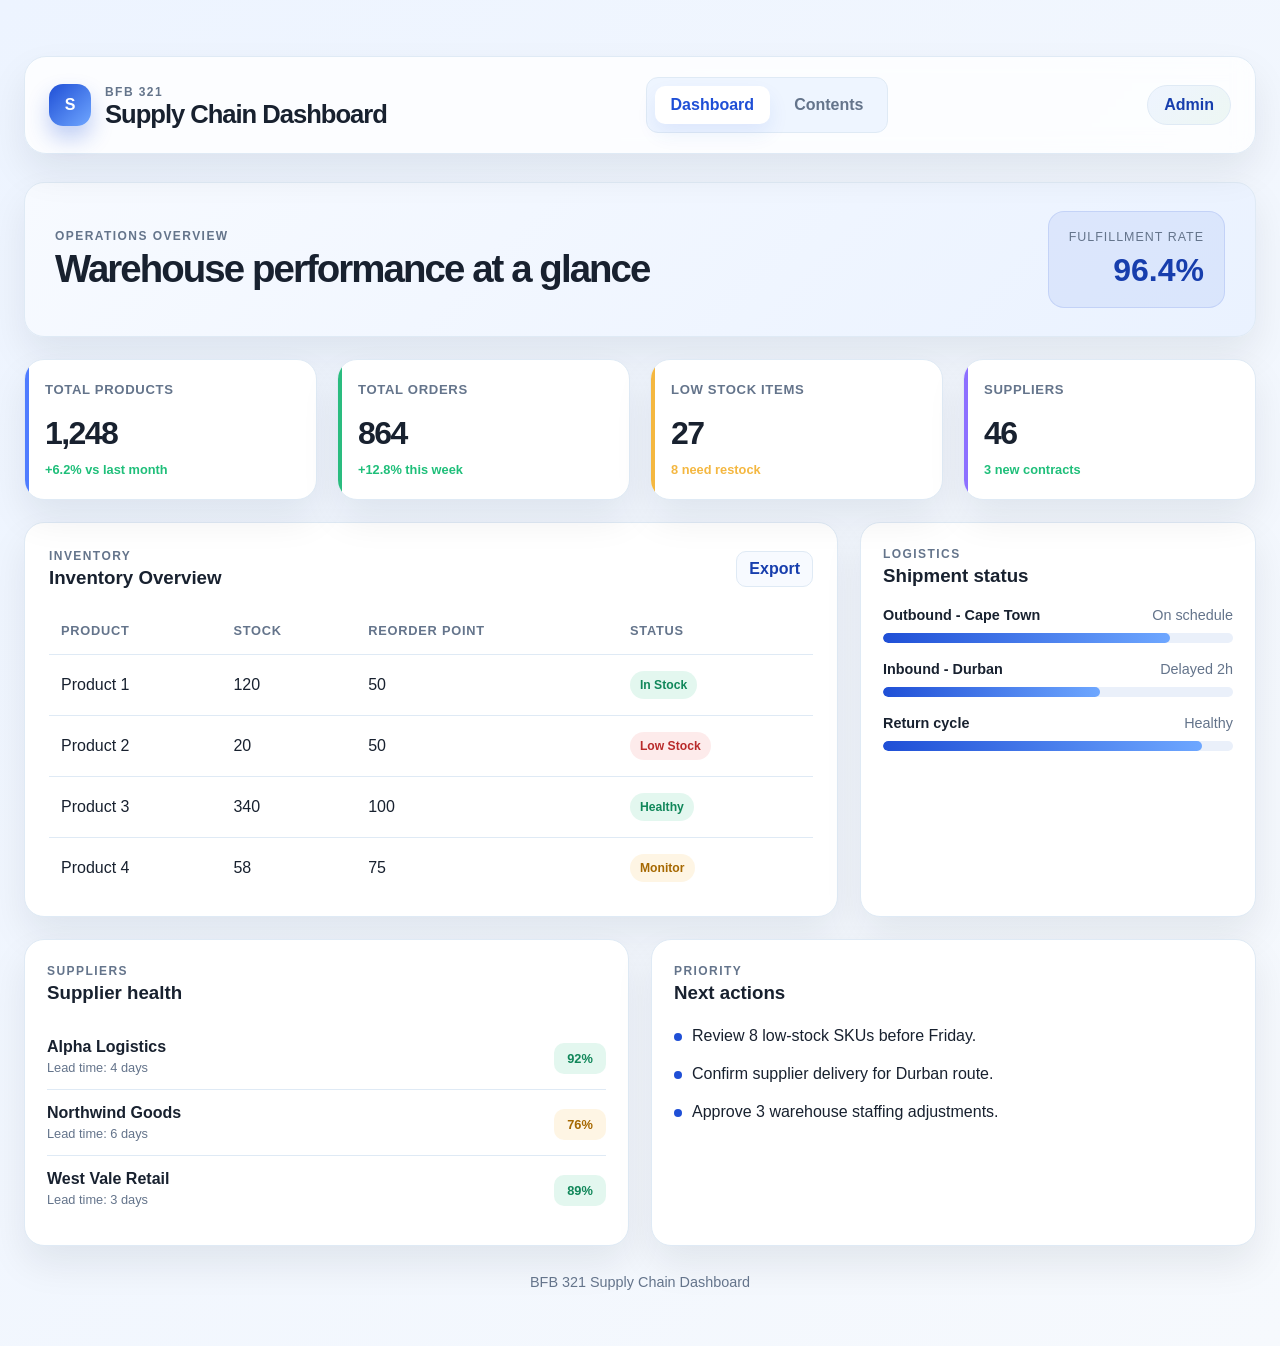
<file: index.html>
<!DOCTYPE html>
<html lang="en">
<head>
    <meta charset="UTF-8">
    <meta name="viewport" content="width=device-width, initial-scale=1.0">
    <title>Supply Chain Dashboard</title>
    <link rel="stylesheet" href="style.css">
</head>
<body>
    <div class="dashboard-shell">
        <header class="topbar">
            <div class="brand-wrap">
                <div class="brand-mark">S</div>
                <div>
                    <span class="eyebrow">BFB 321</span>
                    <h1>Supply Chain Dashboard</h1>
                </div>
            </div>

            <nav class="main-nav" aria-label="Main Navigation">
                <a class="active" href="index.html">Dashboard</a>
                <a href="contents.html">Contents</a>
            </nav>

            <div class="user-pill">Admin</div>
        </header>

        <main class="dashboard-grid">
            <section class="hero card">
                <div>
                    <p class="eyebrow">Operations overview</p>
                    <h2>Warehouse performance at a glance</h2>
                </div>

                <div class="hero-metric">
                    <span>Fulfillment rate</span>
                    <strong>96.4%</strong>
                </div>
            </section>

            <section class="stats-grid" aria-label="Summary statistics">
                <article class="stat-card card accent-blue">
                    <div class="stat-label">Total Products</div>
                    <div class="stat-value">1,248</div>
                    <div class="stat-trend positive">+6.2% vs last month</div>
                </article>

                <article class="stat-card card accent-green">
                    <div class="stat-label">Total Orders</div>
                    <div class="stat-value">864</div>
                    <div class="stat-trend positive">+12.8% this week</div>
                </article>

                <article class="stat-card card accent-amber">
                    <div class="stat-label">Low Stock Items</div>
                    <div class="stat-value">27</div>
                    <div class="stat-trend warning">8 need restock</div>
                </article>

                <article class="stat-card card accent-purple">
                    <div class="stat-label">Suppliers</div>
                    <div class="stat-value">46</div>
                    <div class="stat-trend positive">3 new contracts</div>
                </article>
            </section>

            <section class="card table-panel">
                <div class="section-header">
                    <div>
                        <p class="eyebrow">Inventory</p>
                        <h3>Inventory Overview</h3>
                    </div>
                    <button class="ghost-button">Export</button>
                </div>

                <table>
                    <thead>
                        <tr>
                            <th>Product</th>
                            <th>Stock</th>
                            <th>Reorder Point</th>
                            <th>Status</th>
                        </tr>
                    </thead>
                    <tbody>
                        <tr>
                            <td>Product 1</td>
                            <td>120</td>
                            <td>50</td>
                            <td><span class="badge success">In Stock</span></td>
                        </tr>
                        <tr>
                            <td>Product 2</td>
                            <td>20</td>
                            <td>50</td>
                            <td><span class="badge danger">Low Stock</span></td>
                        </tr>
                        <tr>
                            <td>Product 3</td>
                            <td>340</td>
                            <td>100</td>
                            <td><span class="badge success">Healthy</span></td>
                        </tr>
                        <tr>
                            <td>Product 4</td>
                            <td>58</td>
                            <td>75</td>
                            <td><span class="badge warning">Monitor</span></td>
                        </tr>
                    </tbody>
                </table>
            </section>

            <aside class="card side-panel">
                <div class="section-header compact">
                    <div>
                        <p class="eyebrow">Logistics</p>
                        <h3>Shipment status</h3>
                    </div>
                </div>

                <div class="shipment-list">
                    <div class="shipment-item">
                        <div class="shipment-meta">
                            <strong>Outbound - Cape Town</strong>
                            <span>On schedule</span>
                        </div>
                        <div class="progress"><span style="width: 82%"></span></div>
                    </div>

                    <div class="shipment-item">
                        <div class="shipment-meta">
                            <strong>Inbound - Durban</strong>
                            <span>Delayed 2h</span>
                        </div>
                        <div class="progress"><span style="width: 62%"></span></div>
                    </div>

                    <div class="shipment-item">
                        <div class="shipment-meta">
                            <strong>Return cycle</strong>
                            <span>Healthy</span>
                        </div>
                        <div class="progress"><span style="width: 91%"></span></div>
                    </div>
                </div>
            </aside>

            <section class="card small-panel">
                <div class="section-header compact">
                    <div>
                        <p class="eyebrow">Suppliers</p>
                        <h3>Supplier health</h3>
                    </div>
                </div>

                <ul class="supplier-list">
                    <li>
                        <div>
                            <strong>Alpha Logistics</strong>
                            <span>Lead time: 4 days</span>
                        </div>
                        <span class="score good">92%</span>
                    </li>
                    <li>
                        <div>
                            <strong>Northwind Goods</strong>
                            <span>Lead time: 6 days</span>
                        </div>
                        <span class="score medium">76%</span>
                    </li>
                    <li>
                        <div>
                            <strong>West Vale Retail</strong>
                            <span>Lead time: 3 days</span>
                        </div>
                        <span class="score good">89%</span>
                    </li>
                </ul>
            </section>

            <section class="card small-panel">
                <div class="section-header compact">
                    <div>
                        <p class="eyebrow">Priority</p>
                        <h3>Next actions</h3>
                    </div>
                </div>

                <ul class="task-list">
                    <li>Review 8 low-stock SKUs before Friday.</li>
                    <li>Confirm supplier delivery for Durban route.</li>
                    <li>Approve 3 warehouse staffing adjustments.</li>
                </ul>
            </section>
        </main>

        <footer class="footer">
            <p>BFB 321 Supply Chain Dashboard</p>
        </footer>
    </div>
</body>
</html>
</file>
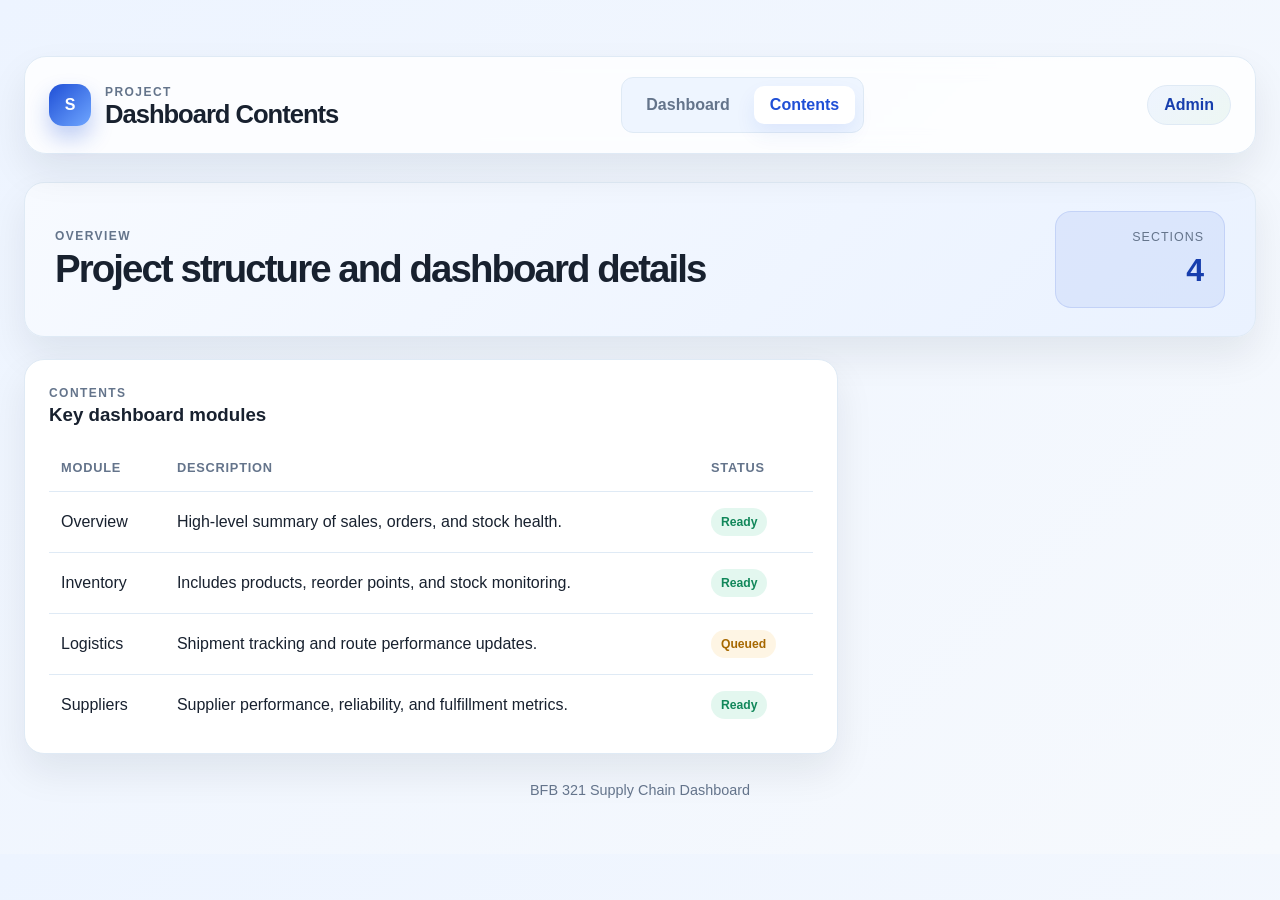
<file: contents.html>
<!DOCTYPE html>
<html lang="en">
<head>
    <meta charset="UTF-8">
    <meta name="viewport" content="width=device-width, initial-scale=1.0">
    <title>Dashboard Contents</title>
    <link rel="stylesheet" href="style.css">
</head>
<body>
    <div class="dashboard-shell">
        <header class="topbar">
            <div class="brand-wrap">
                <div class="brand-mark">S</div>
                <div>
                    <span class="eyebrow">Project</span>
                    <h1>Dashboard Contents</h1>
                </div>
            </div>

            <nav class="main-nav" aria-label="Main Navigation">
                <a href="index.html">Dashboard</a>
                <a class="active" href="contents.html">Contents</a>
            </nav>

            <div class="user-pill">Admin</div>
        </header>

        <main class="dashboard-grid">
            <section class="card hero">
                <div>
                    <p class="eyebrow">Overview</p>
                    <h2>Project structure and dashboard details</h2>
                </div>
                <div class="hero-metric">
                    <span>Sections</span>
                    <strong>4</strong>
                </div>
            </section>

            <section class="card table-panel">
                <div class="section-header">
                    <div>
                        <p class="eyebrow">Contents</p>
                        <h3>Key dashboard modules</h3>
                    </div>
                </div>

                <table>
                    <thead>
                        <tr>
                            <th>Module</th>
                            <th>Description</th>
                            <th>Status</th>
                        </tr>
                    </thead>
                    <tbody>
                        <tr>
                            <td>Overview</td>
                            <td>High-level summary of sales, orders, and stock health.</td>
                            <td><span class="badge success">Ready</span></td>
                        </tr>
                        <tr>
                            <td>Inventory</td>
                            <td>Includes products, reorder points, and stock monitoring.</td>
                            <td><span class="badge success">Ready</span></td>
                        </tr>
                        <tr>
                            <td>Logistics</td>
                            <td>Shipment tracking and route performance updates.</td>
                            <td><span class="badge warning">Queued</span></td>
                        </tr>
                        <tr>
                            <td>Suppliers</td>
                            <td>Supplier performance, reliability, and fulfillment metrics.</td>
                            <td><span class="badge success">Ready</span></td>
                        </tr>
                    </tbody>
                </table>
            </section>
        </main>

        <footer class="footer">
            <p>BFB 321 Supply Chain Dashboard</p>
        </footer>
    </div>
</body>
</html>
</file>
<file: style.css>
:root {
    --bg: #f3f7fb;
    --panel: #ffffff;
    --panel-soft: #eef5ff;
    --border: #dfeaf5;
    --primary: #1f4fd6;
    --primary-deep: #173ead;
    --text: #18212f;
    --muted: #64748b;
    --success: #1fbf7a;
    --warning: #f4b740;
    --danger: #ef5d5d;
    --shadow: 0 18px 38px rgba(15, 23, 42, 0.08);
}

* {
    box-sizing: border-box;
}

body {
    margin: 0;
    font-family: "Segoe UI", Tahoma, Geneva, Verdana, sans-serif;
    background: linear-gradient(135deg, #edf4ff 0%, #f6f9fd 100%);
    color: var(--text);
}

button,
a {
    font: inherit;
}

.dashboard-shell {
    max-width: 1280px;
    margin: 32px auto;
    padding: 24px;
}

.topbar {
    display: flex;
    align-items: center;
    justify-content: space-between;
    gap: 20px;
    background: rgba(255, 255, 255, 0.8);
    border: 1px solid var(--border);
    border-radius: 22px;
    padding: 20px 24px;
    box-shadow: var(--shadow);
    backdrop-filter: blur(10px);
}

.brand-wrap {
    display: flex;
    align-items: center;
    gap: 14px;
}

.brand-mark {
    width: 42px;
    height: 42px;
    border-radius: 14px;
    display: grid;
    place-items: center;
    font-weight: 700;
    color: #fff;
    background: linear-gradient(135deg, var(--primary) 0%, #6fa6ff 100%);
    box-shadow: 0 12px 22px rgba(31, 79, 214, 0.28);
}

.eyebrow {
    margin: 0 0 4px;
    color: var(--muted);
    font-size: 0.75rem;
    letter-spacing: 0.12em;
    text-transform: uppercase;
    font-weight: 700;
}

h1,
h2,
h3,
p {
    margin: 0;
}

h1 {
    font-size: clamp(1.4rem, 2vw, 2rem);
    letter-spacing: -0.04em;
}

.main-nav {
    display: flex;
    align-items: center;
    background: var(--panel-soft);
    border: 1px solid var(--border);
    border-radius: 12px;
    padding: 8px;
    gap: 8px;
}

.main-nav a {
    text-decoration: none;
    color: var(--muted);
    padding: 10px 16px;
    border-radius: 10px;
    font-weight: 600;
    transition: all 0.2s ease;
}

.main-nav a.active,
.main-nav a:hover {
    background: #fff;
    color: var(--primary);
    box-shadow: 0 10px 20px rgba(31, 79, 214, 0.08);
}

.user-pill {
    padding: 10px 16px;
    border-radius: 999px;
    background: linear-gradient(135deg, #eef4ff 0%, #edf7f3 100%);
    color: var(--primary-deep);
    font-weight: 700;
    border: 1px solid var(--border);
}

.dashboard-grid {
    display: grid;
    grid-template-columns: repeat(12, minmax(0, 1fr));
    gap: 22px;
    margin-top: 28px;
}

.card {
    background: var(--panel);
    border: 1px solid var(--border);
    border-radius: 20px;
    box-shadow: var(--shadow);
}

.hero {
    grid-column: span 12;
    display: flex;
    align-items: center;
    justify-content: space-between;
    gap: 16px;
    padding: 28px 30px;
    background: linear-gradient(135deg, #f7faff 0%, #eaf2ff 100%);
}

.hero h2 {
    font-size: clamp(1.7rem, 3vw, 2.4rem);
    letter-spacing: -0.05em;
}

.hero-metric {
    min-width: 170px;
    text-align: right;
    padding: 18px 20px;
    border-radius: 16px;
    background: rgba(31, 79, 214, 0.08);
    border: 1px solid rgba(31, 79, 214, 0.12);
}

.hero-metric span {
    display: block;
    color: var(--muted);
    font-size: 0.78rem;
    margin-bottom: 8px;
    text-transform: uppercase;
    letter-spacing: 0.08em;
}

.hero-metric strong {
    font-size: clamp(1.8rem, 2.5vw, 2.2rem);
    color: var(--primary-deep);
}

.stats-grid {
    grid-column: span 12;
    display: grid;
    grid-template-columns: repeat(4, minmax(0, 1fr));
    gap: 20px;
}

.stat-card {
    padding: 22px 20px;
    position: relative;
    overflow: hidden;
}

.stat-card::before {
    content: "";
    position: absolute;
    inset: 0 auto 0 0;
    width: 4px;
    background: var(--primary);
}

.accent-blue::before { background: #4f7cff; }
.accent-green::before { background: #2abc7f; }
.accent-amber::before { background: #f4b740; }
.accent-purple::before { background: #8d70ff; }

.stat-label {
    color: var(--muted);
    font-size: 0.82rem;
    letter-spacing: 0.05em;
    text-transform: uppercase;
    font-weight: 700;
}

.stat-value {
    margin-top: 18px;
    font-size: clamp(1.9rem, 2.5vw, 2.6rem);
    font-weight: 800;
    letter-spacing: -0.05em;
}

.stat-trend {
    margin-top: 10px;
    font-size: 0.8rem;
    font-weight: 600;
}

.positive { color: var(--success); }
.warning { color: var(--warning); }

.table-panel {
    grid-column: span 8;
    padding: 26px 24px 18px;
}

.side-panel,
.small-panel {
    padding: 24px 22px;
}

.side-panel {
    grid-column: span 4;
}

.small-panel {
    grid-column: span 6;
}

.section-header {
    display: flex;
    align-items: center;
    justify-content: space-between;
    gap: 12px;
    margin-bottom: 18px;
}

.section-header.compact {
    margin-bottom: 20px;
}

.ghost-button {
    border: 1px solid var(--border);
    background: #f7faff;
    color: var(--primary-deep);
    border-radius: 10px;
    padding: 8px 12px;
    cursor: pointer;
    font-weight: 600;
}

table {
    width: 100%;
    border-collapse: collapse;
    text-align: left;
}

th,
td {
    padding: 16px 12px;
    border-bottom: 1px solid var(--border);
}

th {
    color: var(--muted);
    font-size: 0.8rem;
    letter-spacing: 0.06em;
    text-transform: uppercase;
    font-weight: 700;
}

tbody tr:last-child td {
    border-bottom: none;
}

.badge {
    display: inline-flex;
    padding: 7px 10px;
    border-radius: 999px;
    font-size: 0.76rem;
    font-weight: 700;
}

.badge.success {
    background: rgba(31, 191, 122, 0.12);
    color: #11875a;
}

.badge.warning {
    background: rgba(244, 183, 64, 0.14);
    color: #a66800;
}

.badge.danger {
    background: rgba(239, 93, 93, 0.12);
    color: #b92b2b;
}

.shipment-list,
.supplier-list,
.task-list {
    list-style: none;
    margin: 0;
    padding: 0;
}

.shipment-item + .shipment-item {
    margin-top: 18px;
}

.shipment-meta {
    display: flex;
    align-items: center;
    justify-content: space-between;
    gap: 10px;
    margin-bottom: 10px;
    font-size: 0.9rem;
}

.shipment-meta span {
    color: var(--muted);
}

.progress {
    width: 100%;
    height: 10px;
    background: #eaf0fa;
    border-radius: 999px;
    overflow: hidden;
}

.progress span {
    display: block;
    height: 100%;
    border-radius: inherit;
    background: linear-gradient(90deg, var(--primary) 0%, #6ea7ff 100%);
}

.supplier-list li {
    display: flex;
    align-items: center;
    justify-content: space-between;
    gap: 12px;
    padding: 14px 0;
    border-bottom: 1px solid var(--border);
}

.supplier-list li:last-child {
    border-bottom: none;
}

.supplier-list strong,
.task-list li {
    color: var(--text);
}

.supplier-list span {
    display: block;
    color: var(--muted);
    font-size: 0.8rem;
    margin-top: 4px;
}

.score {
    min-width: 52px;
    padding: 8px 10px;
    border-radius: 10px;
    text-align: center;
    font-weight: 700;
    font-size: 0.8rem;
}

.score.good {
    background: rgba(31, 191, 122, 0.12);
    color: #11875a;
}

.score.medium {
    background: rgba(244, 183, 64, 0.14);
    color: #a66800;
}

.task-list {
    display: grid;
    gap: 14px;
}

.task-list li {
    padding-left: 18px;
    position: relative;
    line-height: 1.5;
}

.task-list li::before {
    content: "";
    position: absolute;
    left: 0;
    top: 9px;
    width: 8px;
    height: 8px;
    border-radius: 50%;
    background: var(--primary);
}

.footer {
    margin-top: 28px;
    text-align: center;
    color: var(--muted);
    font-size: 0.9rem;
}

@media (max-width: 900px) {
    .topbar {
        flex-wrap: wrap;
    }

    .stats-grid {
        grid-template-columns: repeat(2, minmax(0, 1fr));
    }

    .table-panel,
    .side-panel,
    .small-panel {
        grid-column: span 12;
    }
}

@media (max-width: 560px) {
    .dashboard-shell {
        padding: 16px;
    }

    .topbar {
        padding: 16px;
    }

    .main-nav {
        width: 100%;
        justify-content: space-between;
    }

    .hero {
        flex-direction: column;
        align-items: flex-start;
    }

    .stats-grid {
        grid-template-columns: 1fr;
    }

    th,
    td {
        padding: 12px 8px;
    }
}
</file>
